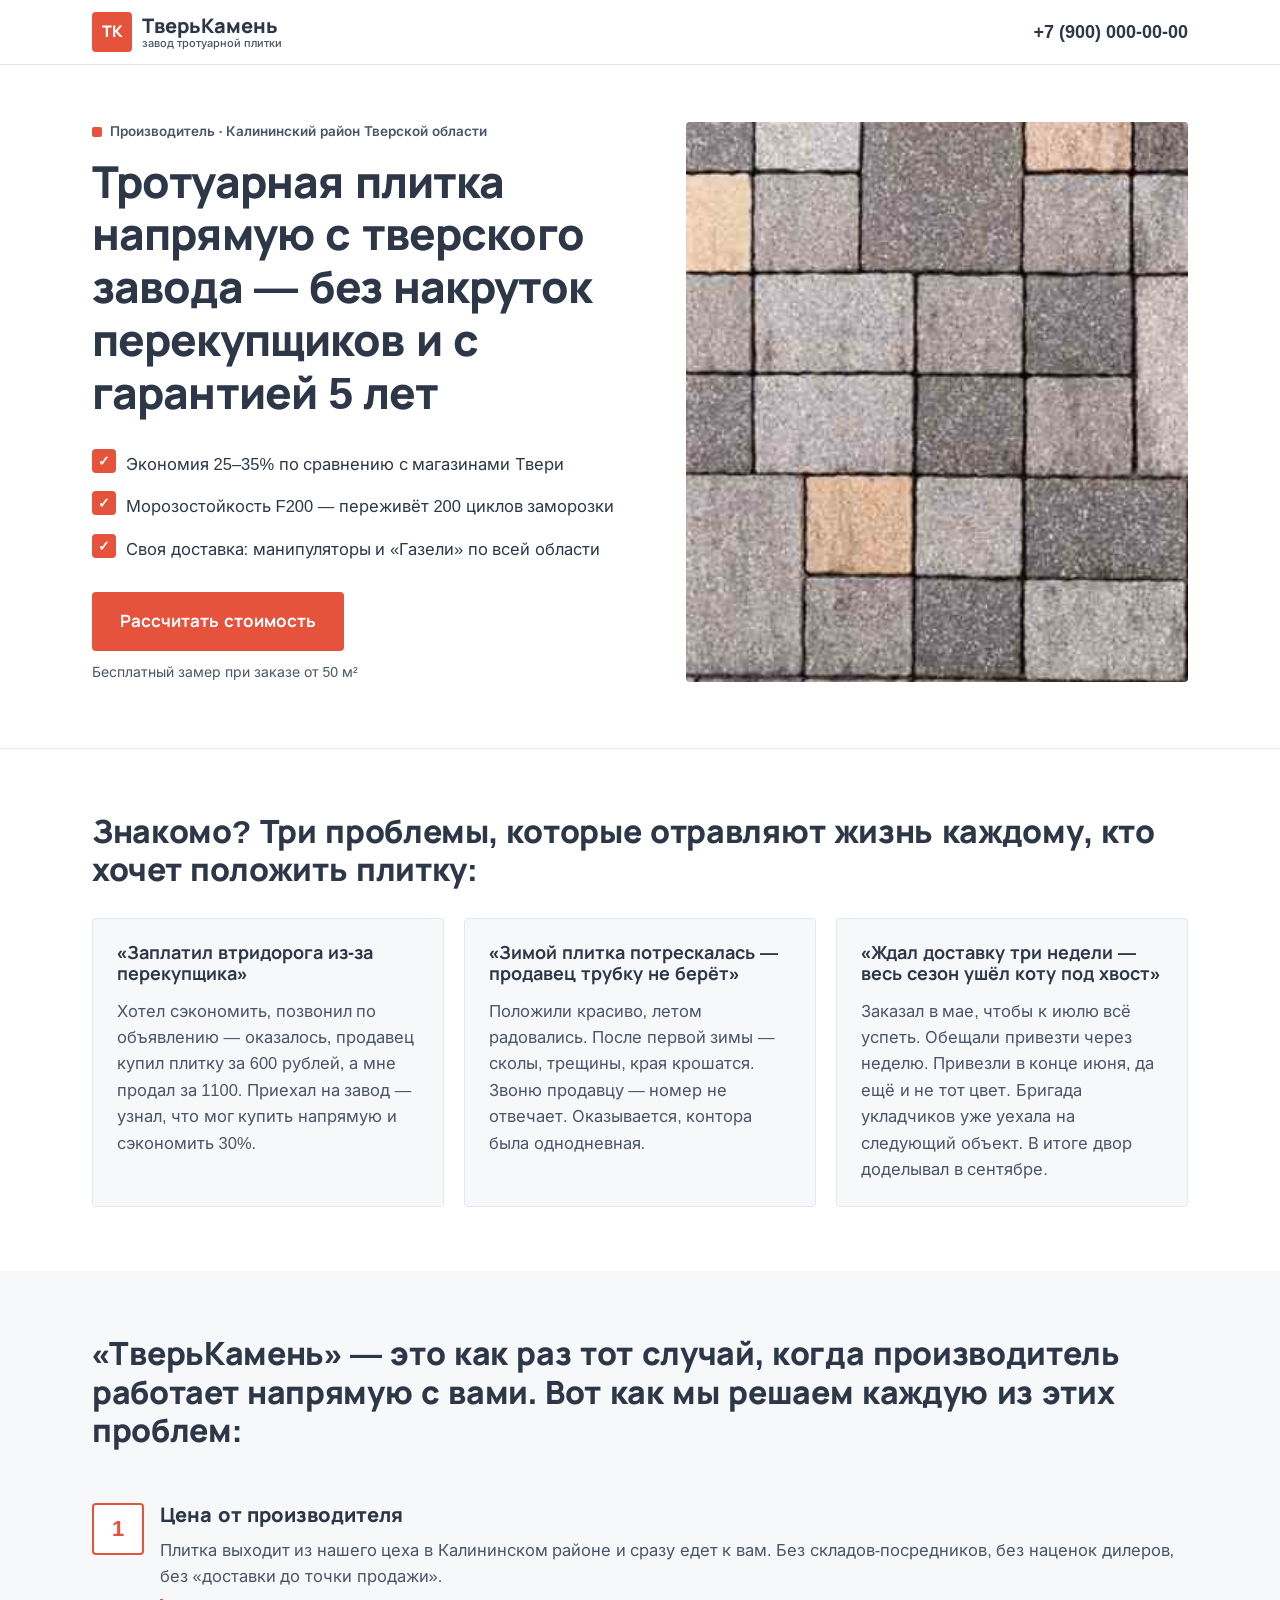
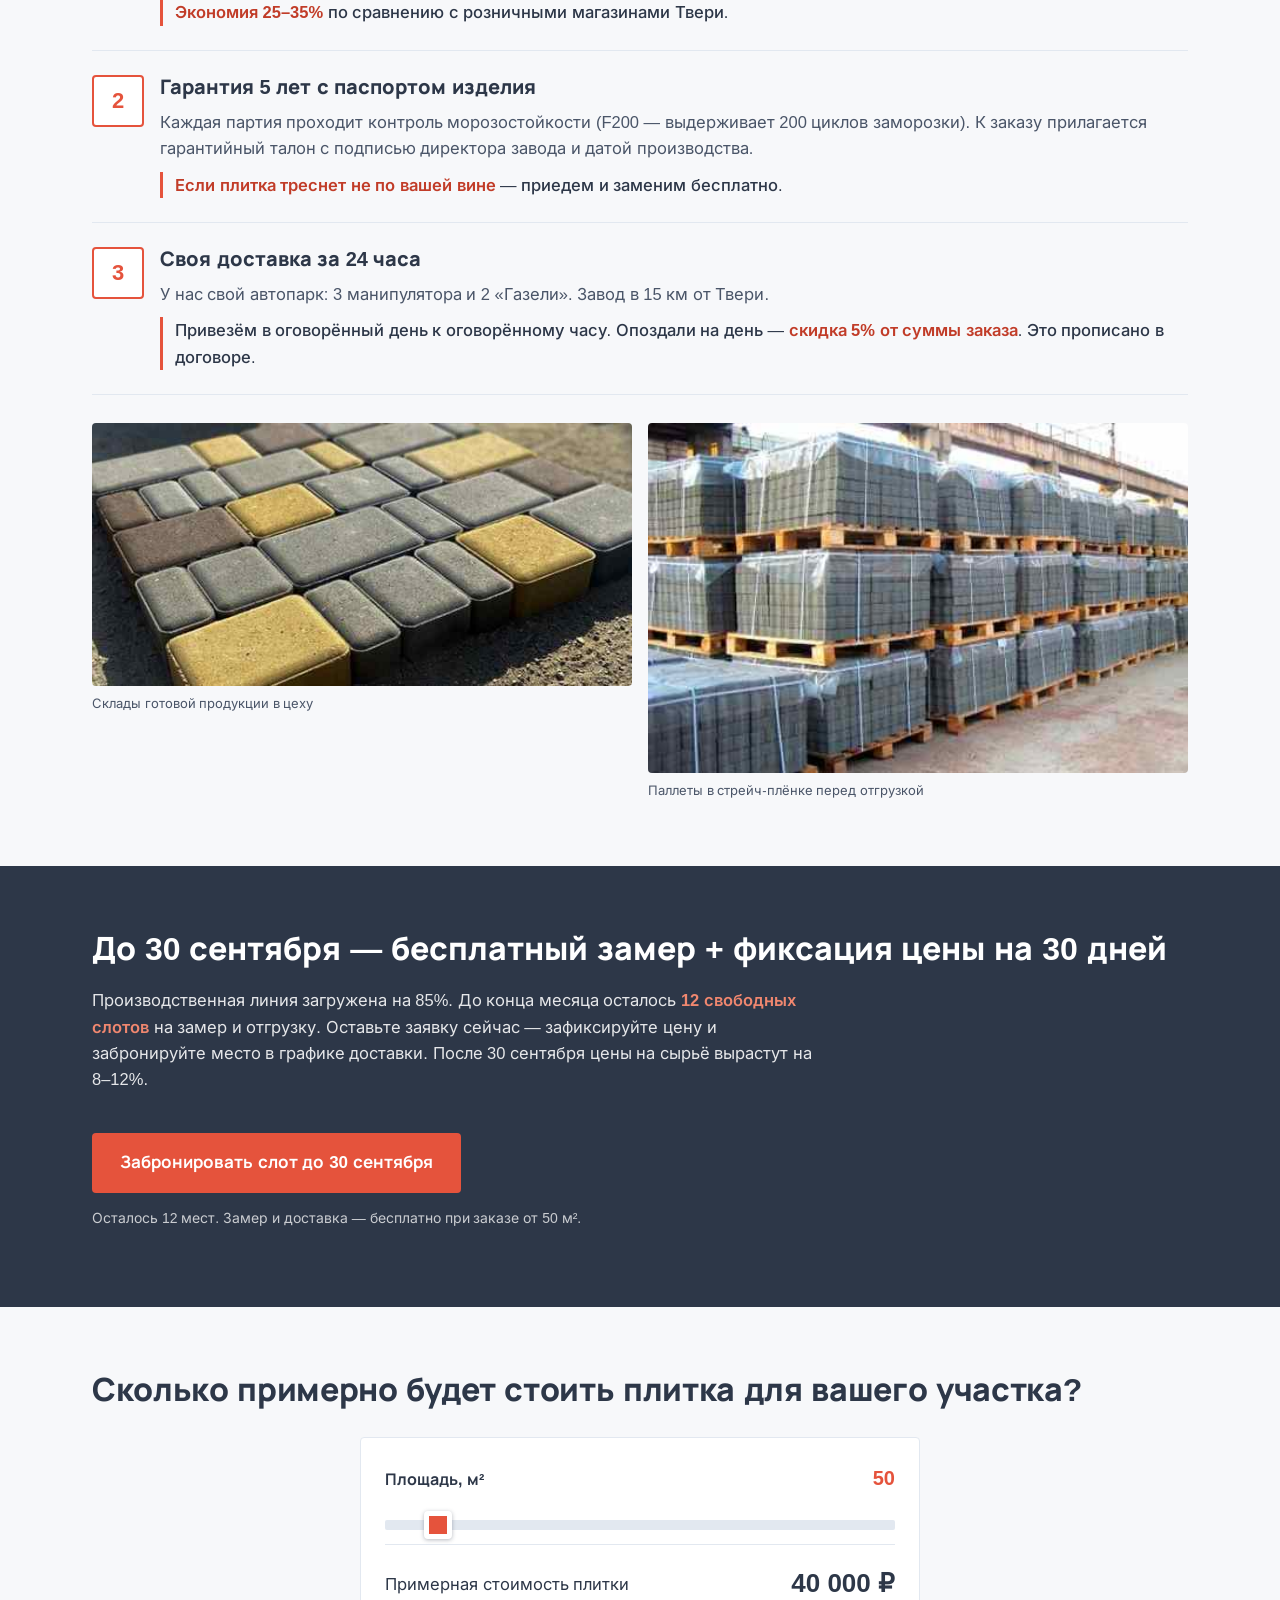
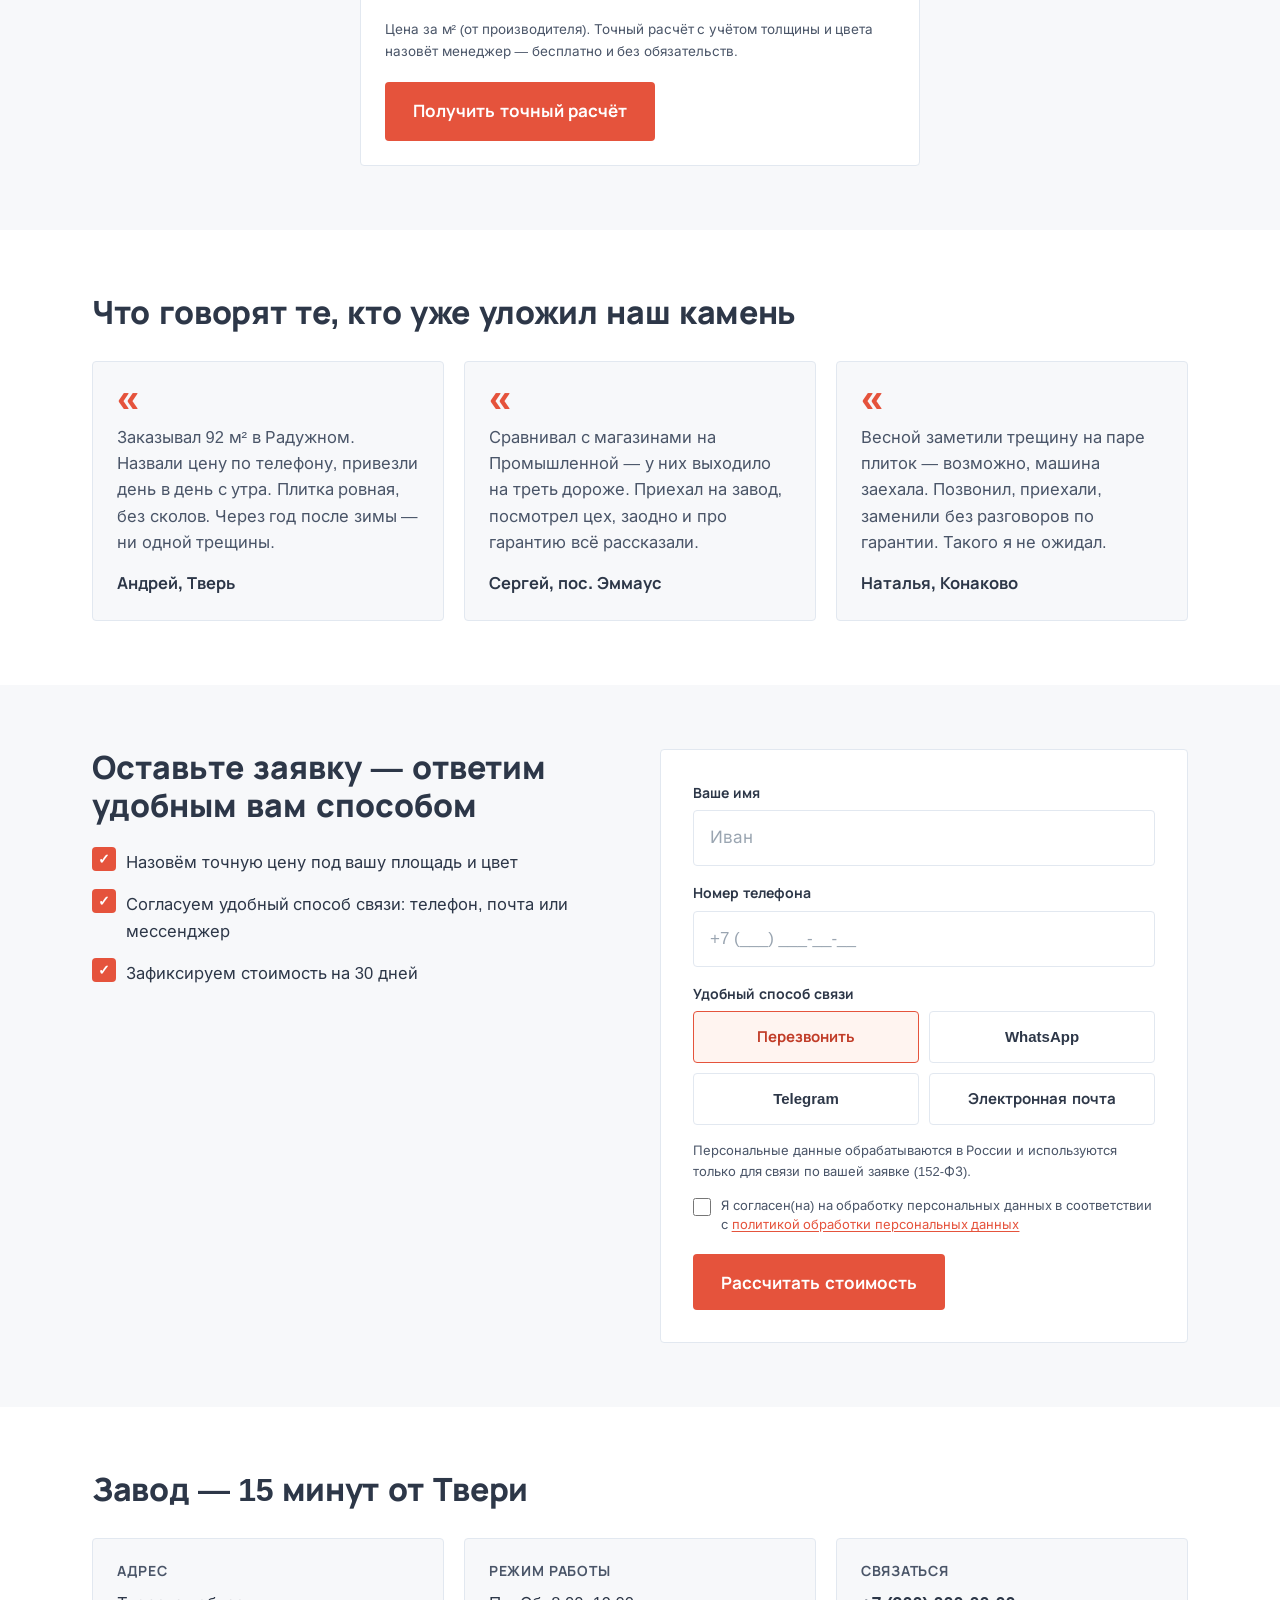
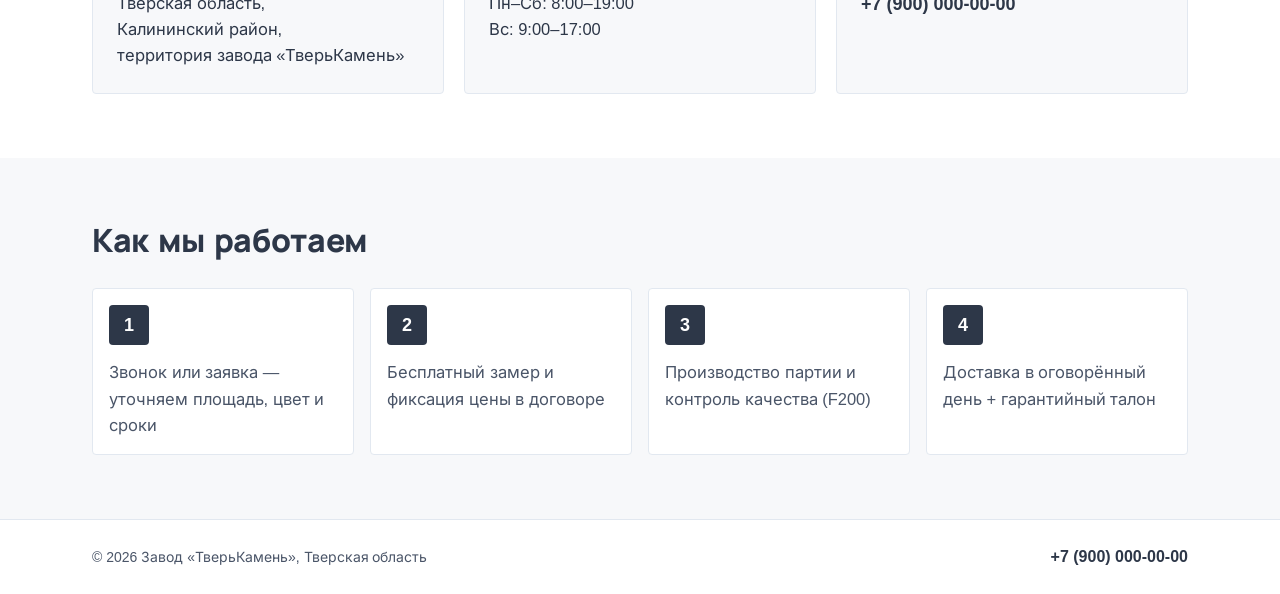
<file: index.html>
<!DOCTYPE html>
<html lang="ru">
<head>
  <meta charset="UTF-8">
  <meta name="viewport" content="width=device-width, initial-scale=1.0">
  <title>ТверьКамень — тротуарная плитка напрямую с завода в Тверской области</title>
  <meta name="description" content="Тротуарная плитка напрямую с тверского завода без накруток перекупщиков. Гарантия 5 лет, доставка за 24 часа по Тверской области. Экономия 25–35%.">
  <link rel="stylesheet" href="fonts/fonts.css">
  <link rel="stylesheet" href="css/style.css">
</head>
<body>

  <header class="header">
    <div class="container header__inner">
      <a href="#top" class="logo" aria-label="ТверьКамень — на главную">
        <span class="logo__mark">ТК</span>
        <span class="logo__text">
          ТверьКамень
          <span class="logo__sub">завод тротуарной плитки</span>
        </span>
      </a>
      <div class="header__contacts">
        <a href="tel:+79000000000" class="header__phone">+7 (900) 000-00-00</a>
      </div>
    </div>
  </header>

  <main id="top">

    <section class="hero">
      <div class="container hero__inner">
        <div class="hero__content">
          <p class="hero__badge">Производитель · Калининский район Тверской области</p>
          <h1 class="hero__title">Тротуарная плитка напрямую с тверского завода — без накруток перекупщиков и с гарантией 5 лет</h1>
          <ul class="check-list hero__list">
            <li>Экономия 25–35% по сравнению с магазинами Твери</li>
            <li>Морозостойкость F200 — переживёт 200 циклов заморозки</li>
            <li>Своя доставка: манипуляторы и «Газели» по всей области</li>
          </ul>
          <a href="#form" class="btn btn--accent btn--lg hero__cta">Рассчитать стоимость</a>
          <p class="hero__hint">Бесплатный замер при заказе от 50 м²</p>
        </div>
        <div class="hero__photo">
          <img src="brus.jpg" alt="Крупный план фактуры тротуарной плитки производства завода ТверьКамень — плотный бетон без пор" width="1125" height="1500" fetchpriority="high">
        </div>
      </div>
    </section>

    <section class="section problems" aria-labelledby="problems-title">
      <div class="container">
        <h2 class="section__title" id="problems-title">Знакомо? Три проблемы, которые отравляют жизнь каждому, кто хочет положить плитку:</h2>
        <div class="grid grid--3 reveal">
          <article class="card">
            <h3 class="card__title">«Заплатил втридорога из-за перекупщика»</h3>
            <p class="card__text">Хотел сэкономить, позвонил по объявлению — оказалось, продавец купил плитку за 600 рублей, а мне продал за 1100. Приехал на завод — узнал, что мог купить напрямую и сэкономить 30%.</p>
          </article>
          <article class="card reveal">
            <h3 class="card__title">«Зимой плитка потрескалась — продавец трубку не берёт»</h3>
            <p class="card__text">Положили красиво, летом радовались. После первой зимы — сколы, трещины, края крошатся. Звоню продавцу — номер не отвечает. Оказывается, контора была однодневная.</p>
          </article>
          <article class="card reveal">
            <h3 class="card__title">«Ждал доставку три недели — весь сезон ушёл коту под хвост»</h3>
            <p class="card__text">Заказал в мае, чтобы к июлю всё успеть. Обещали привезти через неделю. Привезли в конце июня, да ещё и не тот цвет. Бригада укладчиков уже уехала на следующий объект. В итоге двор доделывал в сентябре.</p>
          </article>
        </div>
      </div>
    </section>

    <section class="section solutions" aria-labelledby="solutions-title">
      <div class="container">
        <h2 class="section__title" id="solutions-title">«ТверьКамень» — это как раз тот случай, когда производитель работает напрямую с вами. Вот как мы решаем каждую из этих проблем:</h2>

        <div class="solutions__item reveal">
          <div class="solutions__mark">1</div>
          <div class="solutions__body">
            <h3 class="solutions__title">Цена от производителя</h3>
            <p>Плитка выходит из нашего цеха в Калининском районе и сразу едет к вам. Без складов-посредников, без наценок дилеров, без «доставки до точки продажи».</p>
            <p class="solutions__benefit"><strong>Экономия 25–35%</strong> по сравнению с розничными магазинами Твери.</p>
          </div>
        </div>

        <div class="solutions__item reveal">
          <div class="solutions__mark">2</div>
          <div class="solutions__body">
            <h3 class="solutions__title">Гарантия 5 лет с паспортом изделия</h3>
            <p>Каждая партия проходит контроль морозостойкости (F200 — выдерживает 200 циклов заморозки). К заказу прилагается гарантийный талон с подписью директора завода и датой производства.</p>
            <p class="solutions__benefit"><strong>Если плитка треснет не по вашей вине</strong> — приедем и заменим бесплатно.</p>
          </div>
        </div>

        <div class="solutions__item reveal">
          <div class="solutions__mark">3</div>
          <div class="solutions__body">
            <h3 class="solutions__title">Своя доставка за 24 часа</h3>
            <p>У нас свой автопарк: 3 манипулятора и 2 «Газели». Завод в 15 км от Твери.</p>
            <p class="solutions__benefit">Привезём в оговорённый день к оговорённому часу. Опоздали на день — <strong>скидка 5% от суммы заказа</strong>. Это прописано в договоре.</p>
          </div>
        </div>

        <div class="solutions__photos reveal">
          <figure class="solutions__photo">
            <img src="Plitka.jpg" alt="Штабеля готовой тротуарной плитки в цеху завода ТверьКамень" width="1586" height="747" loading="lazy">
            <figcaption>Склады готовой продукции в цеху</figcaption>
          </figure>
          <figure class="solutions__photo">
            <img src="trotuarnaya-plitka-gost-2.jpg" alt="Упакованные паллеты тротуарной плитки, готовые к отгрузке" width="1024" height="631" loading="lazy">
            <figcaption>Паллеты в стрейч-плёнке перед отгрузкой</figcaption>
          </figure>
        </div>
      </div>
    </section>

    <section class="section cta" aria-labelledby="cta-title">
      <div class="container">
        <h2 class="cta__title" id="cta-title">До 30 сентября — бесплатный замер + фиксация цены на 30 дней</h2>
        <p class="cta__text">Производственная линия загружена на 85%. До конца месяца осталось <strong>12 свободных слотов</strong> на замер и отгрузку. Оставьте заявку сейчас — зафиксируйте цену и забронируйте место в графике доставки. После 30 сентября цены на сырьё вырастут на 8–12%.</p>
        <a href="#form" class="btn btn--accent btn--lg cta__btn">Забронировать слот до 30 сентября</a>
        <p class="cta__micro">Осталось 12 мест. Замер и доставка — бесплатно при заказе от 50 м².</p>
      </div>
    </section>

    <section class="section calc" aria-labelledby="calc-title">
      <div class="container calc__inner">
        <h2 class="section__title" id="calc-title">Сколько примерно будет стоить плитка для вашего участка?</h2>
        <div class="calc__box reveal">
          <div class="calc__row">
            <label class="calc__label" for="areaRange">Площадь, м²</label>
            <output class="calc__area" id="areaValue" for="areaRange">50</output>
          </div>
          <input type="range" id="areaRange" min="10" max="500" step="10" value="50">
          <div class="calc__row calc__row--result">
            <span>Примерная стоимость плитки</span>
            <strong class="calc__price" id="priceValue">40 000 ₽</strong>
          </div>
          <p class="calc__note">Цена за м² (от производителя). Точный расчёт с учётом толщины и цвета назовёт менеджер — бесплатно и без обязательств.</p>
          <a href="#form" class="btn btn--accent btn--lg">Получить точный расчёт</a>
        </div>
      </div>
    </section>

    <section class="section reviews" aria-labelledby="reviews-title">
      <div class="container">
        <h2 class="section__title" id="reviews-title">Что говорят те, кто уже уложил наш камень</h2>
        <div class="grid grid--3">
          <blockquote class="review reveal">
            <p class="review__text">Заказывал 92 м² в Радужном. Назвали цену по телефону, привезли день в день с утра. Плитка ровная, без сколов. Через год после зимы — ни одной трещины.</p>
            <cite class="review__author">Андрей, Тверь</cite>
          </blockquote>
          <blockquote class="review reveal">
            <p class="review__text">Сравнивал с магазинами на Промышленной — у них выходило на треть дороже. Приехал на завод, посмотрел цех, заодно и про гарантию всё рассказали.</p>
            <cite class="review__author">Сергей, пос. Эммаус</cite>
          </blockquote>
          <blockquote class="review reveal">
            <p class="review__text">Весной заметили трещину на паре плиток — возможно, машина заехала. Позвонил, приехали, заменили без разговоров по гарантии. Такого я не ожидал.</p>
            <cite class="review__author">Наталья, Конаково</cite>
          </blockquote>
        </div>
      </div>
    </section>

    <section class="section form-section" id="form" aria-labelledby="form-title">
      <div class="container form-section__inner">
        <div class="form-section__info">
          <h2 class="form-section__title" id="form-title">Оставьте заявку — ответим удобным вам способом</h2>
          <ul class="check-list">
            <li>Назовём точную цену под вашу площадь и цвет</li>
            <li>Согласуем удобный способ связи: телефон, почта или мессенджер</li>
            <li>Зафиксируем стоимость на 30 дней</li>
          </ul>
        </div>
        <form class="form" action="send.php" method="post" novalidate>
          <label class="form__field">
            <span class="form__label">Ваше имя</span>
            <input class="form__input" type="text" name="name" autocomplete="name" placeholder="Иван" required>
          </label>
          <label class="form__field">
            <span class="form__label">Номер телефона</span>
            <input class="form__input" type="tel" name="phone" autocomplete="tel" inputmode="tel" placeholder="+7 (___) ___-__-__" required>
          </label>

          <fieldset class="contact-method">
            <legend class="form__label">Удобный способ связи</legend>
            <div class="contact-method__options">
              <label class="contact-method__option">
                <input type="radio" name="method" value="call" checked>
                <span>Перезвонить</span>
              </label>
              <label class="contact-method__option">
                <input type="radio" name="method" value="whatsapp">
                <span>WhatsApp</span>
              </label>
              <label class="contact-method__option">
                <input type="radio" name="method" value="telegram">
                <span>Telegram</span>
              </label>
              <label class="contact-method__option">
                <input type="radio" name="method" value="email">
                <span>Электронная почта</span>
              </label>
            </div>
          </fieldset>

          <label class="form__field form__field--conditional" id="fieldMessenger" hidden>
            <span class="form__label">Ваш @username в мессенджере</span>
            <input class="form__input" type="text" name="username" autocomplete="off" placeholder="@username" inputmode="url">
          </label>
          <label class="form__field form__field--conditional" id="fieldEmail" hidden>
            <span class="form__label">Ваш e-mail</span>
            <input class="form__input" type="email" name="email" autocomplete="email" placeholder="example@username.ru">
          </label>

          <p class="form__note">Персональные данные обрабатываются в России и используются только для связи по вашей заявке (152-ФЗ).</p>
          <label class="form__consent">
            <input type="checkbox" name="agree_pd" value="1" required>
            <span>Я согласен(на) на обработку персональных данных в соответствии с <a href="policy.html" target="_blank" rel="noopener">политикой обработки персональных данных</a></span>
          </label>
          <button class="btn btn--accent btn--lg form__submit" type="submit">Рассчитать стоимость</button>
          <p class="form__success" role="alert" hidden>Ваша заявка принята. Наши менеджеры свяжутся с вами в кратчайшие сроки выбранным способом связи.</p>
          <p class="form__error" role="alert" hidden></p>

          <input type="text" name="company" class="hp-field" tabindex="-1" autocomplete="off" aria-hidden="true">
        </form>
      </div>
    </section>

    <section class="section contacts" aria-labelledby="contacts-title">
      <div class="container">
        <h2 class="section__title" id="contacts-title">Завод — 15 минут от Твери</h2>
        <div class="grid grid--3 contacts__grid">
          <div class="contacts__item reveal">
            <h3 class="contacts__heading">Адрес</h3>
            <p>Тверская область,<br>Калининский район,<br>территория завода «ТверьКамень»</p>
          </div>
          <div class="contacts__item reveal">
            <h3 class="contacts__heading">Режим работы</h3>
            <p>Пн–Сб: 8:00–19:00<br>Вс: 9:00–17:00</p>
          </div>
          <div class="contacts__item reveal">
            <h3 class="contacts__heading">Связаться</h3>
            <p><a class="contacts__phone" href="tel:+79000000000">+7 (900) 000-00-00</a></p>
          </div>
        </div>
      </div>
    </section>

    <section class="section delivery" aria-labelledby="delivery-title">
      <div class="container">
        <h2 class="section__title" id="delivery-title">Как мы работаем</h2>
        <ol class="steps">
          <li class="steps__item reveal"><span class="steps__num">1</span>Звонок или заявка — уточняем площадь, цвет и сроки</li>
          <li class="steps__item reveal"><span class="steps__num">2</span>Бесплатный замер и фиксация цены в договоре</li>
          <li class="steps__item reveal"><span class="steps__num">3</span>Производство партии и контроль качества (F200)</li>
          <li class="steps__item reveal"><span class="steps__num">4</span>Доставка в оговорённый день + гарантийный талон</li>
        </ol>
      </div>
    </section>

  </main>

  <footer class="footer">
    <div class="container footer__inner">
      <p class="footer__name">© <span id="year">2026</span> Завод «ТверьКамень», Тверская область</p>
      <a href="zayavka.html" id="demoZayavkaLink" class="footer__demo" hidden>Пример заявки менеджеру</a>
      <a href="tel:+79000000000" class="footer__phone">+7 (900) 000-00-00</a>
    </div>
  </footer>

  <nav class="mobile-bar" aria-label="Быстрые действия">
    <a href="tel:+79000000000" class="mobile-bar__btn mobile-bar__btn--call">
      <svg viewBox="0 0 24 24" width="20" height="20" aria-hidden="true"><path fill="currentColor" d="M6.62 10.79a15.05 15.05 0 0 0 6.59 6.59l2.2-2.2a1 1 0 0 1 1.02-.24c1.12.37 2.33.57 3.57.57a1 1 0 0 1 1 1V20a1 1 0 0 1-1 1C10.61 21 3 13.39 3 4a1 1 0 0 1 1-1h3.5a1 1 0 0 1 1 1c0 1.24.2 2.45.57 3.57a1 1 0 0 1-.25 1.02l-2.2 2.2z"/></svg>
      Позвонить
    </a>
    <a href="#form" class="mobile-bar__btn mobile-bar__btn--calc">Рассчитать стоимость</a>
  </nav>

  <script src="js/config.js"></script>
  <script src="js/script.js"></script>
</body>
</html>
</file>
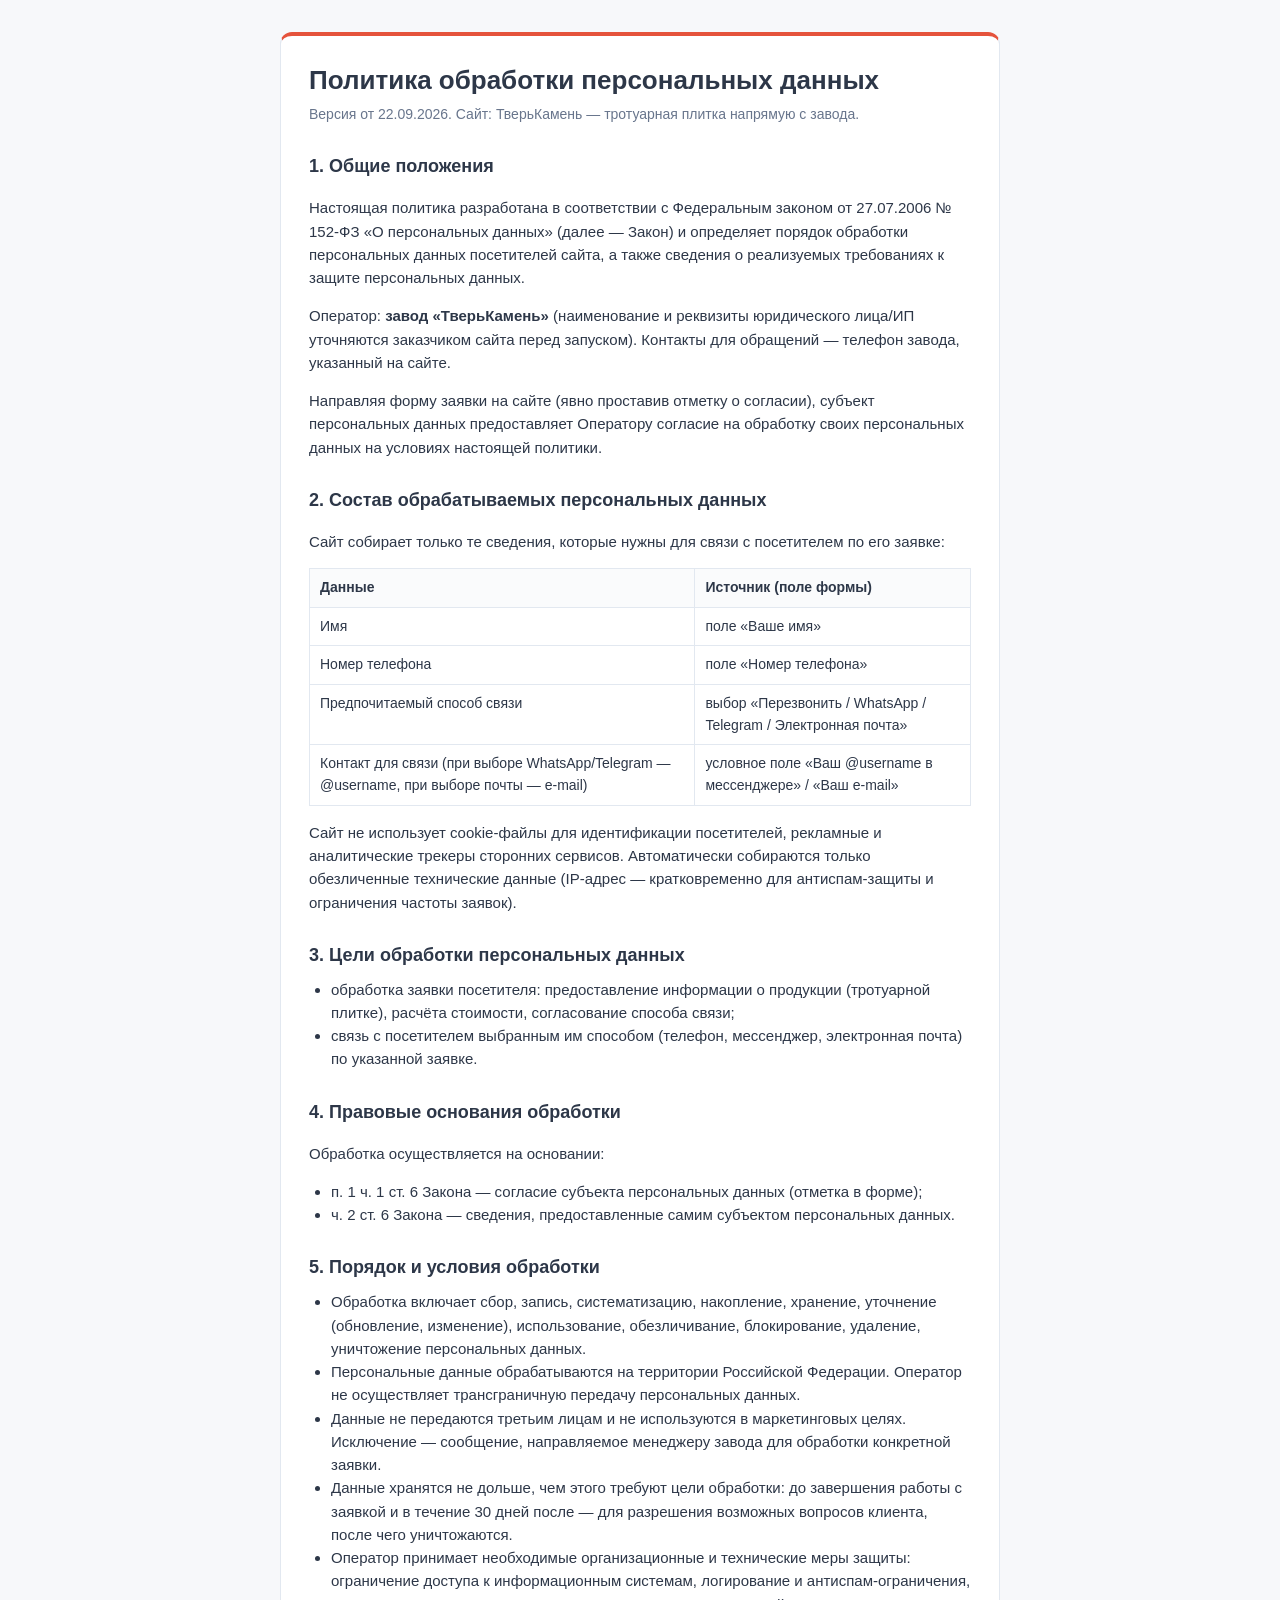
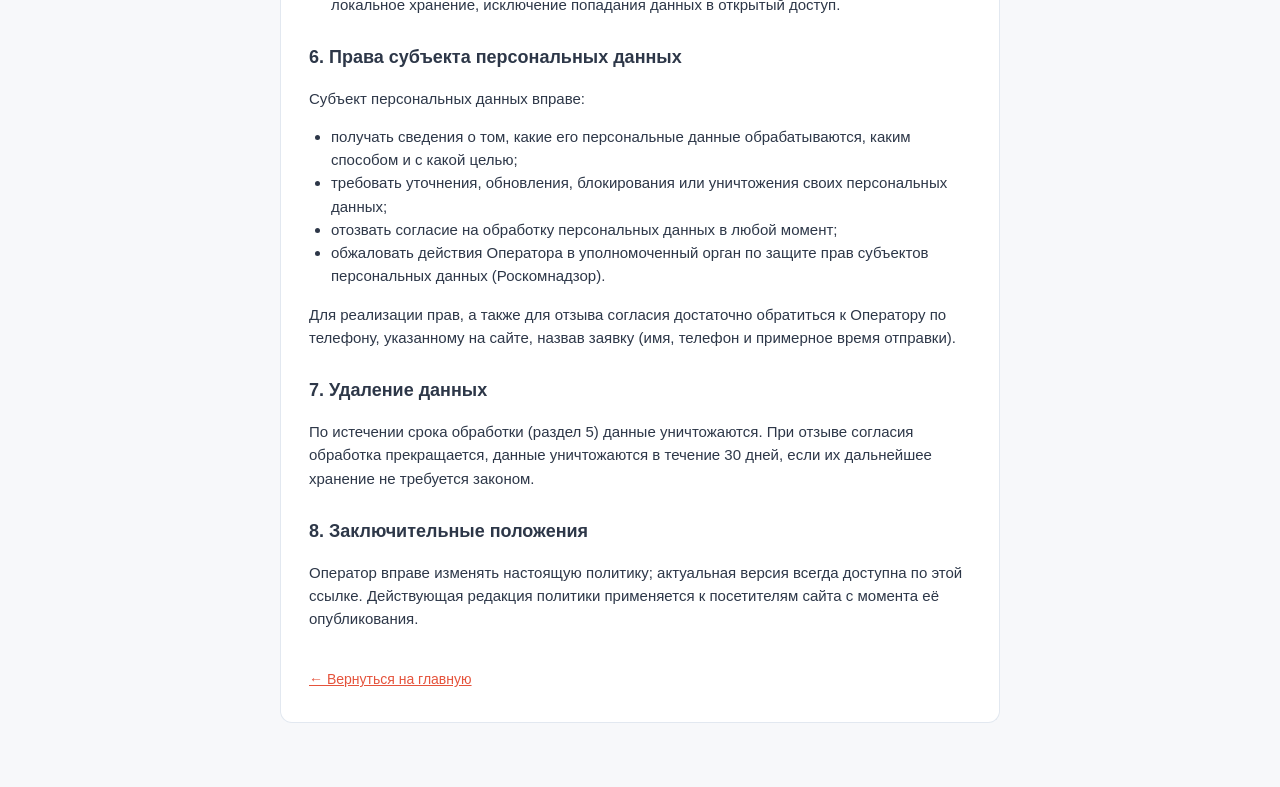
<file: policy.html>
<!DOCTYPE html>
<html lang="ru">
<head>
  <meta charset="UTF-8">
  <meta name="viewport" content="width=device-width, initial-scale=1.0">
  <title>Политика обработки персональных данных — ТверьКамень</title>
  <meta name="robots" content="noindex">
  <style>
    :root {
      --graphite: #2D3748;
      --graphite-soft: #68758C;
      --border: #E2E8F0;
      --accent: #E5533C;
      --white: #FFFFFF;
    }
    * { box-sizing: border-box; }
    body {
      margin: 0;
      background: #F7F8FA;
      color: var(--graphite);
      font-family: Arial, "Segoe UI", sans-serif;
      line-height: 1.55;
    }
    .wrap { max-width: 760px; margin: 0 auto; padding: 32px 20px 64px; }
    .card {
      background: var(--white);
      border: 1px solid var(--border);
      border-top: 4px solid var(--accent);
      border-radius: 12px;
      padding: 28px 28px 16px;
    }
    h1 { font-size: 26px; margin: 0 0 6px; line-height: 1.3; }
    .updated { color: var(--graphite-soft); font-size: 14px; margin: 0 0 24px; }
    h2 { font-size: 18px; margin: 28px 0 8px; }
    p, li { font-size: 15px; }
    ul { padding-left: 22px; margin: 8px 0; }
    a { color: var(--accent); }
    table { border-collapse: collapse; width: 100%; margin: 10px 0; font-size: 14px; }
    th, td { border: 1px solid var(--border); padding: 8px 10px; text-align: left; vertical-align: top; }
    th { background: #FAFBFC; }
    .back { display: inline-block; margin-top: 24px; font-size: 14px; }
    @media (max-width: 480px) {
      h1 { font-size: 22px; }
      .card { padding: 20px 16px 12px; }
    }
  </style>
</head>
<body>
  <div class="wrap">
    <div class="card">
      <h1>Политика обработки персональных данных</h1>
      <p class="updated">Версия от 22.09.2026. Сайт: ТверьКамень — тротуарная плитка напрямую с завода.</p>

      <h2>1. Общие положения</h2>
      <p>Настоящая политика разработана в соответствии с Федеральным законом от 27.07.2006 № 152-ФЗ «О персональных данных» (далее — Закон) и определяет порядок обработки персональных данных посетителей сайта, а также сведения о реализуемых требованиях к защите персональных данных.</p>
      <p>Оператор: <strong>завод «ТверьКамень»</strong> (наименование и реквизиты юридического лица/ИП уточняются заказчиком сайта перед запуском). Контакты для обращений — телефон завода, указанный на сайте.</p>
      <p>Направляя форму заявки на сайте (явно проставив отметку о согласии), субъект персональных данных предоставляет Оператору согласие на обработку своих персональных данных на условиях настоящей политики.</p>

      <h2>2. Состав обрабатываемых персональных данных</h2>
      <p>Сайт собирает только те сведения, которые нужны для связи с посетителем по его заявке:</p>
      <table>
        <tr><th>Данные</th><th>Источник (поле формы)</th></tr>
        <tr><td>Имя</td><td>поле «Ваше имя»</td></tr>
        <tr><td>Номер телефона</td><td>поле «Номер телефона»</td></tr>
        <tr><td>Предпочитаемый способ связи</td><td>выбор «Перезвонить / WhatsApp / Telegram / Электронная почта»</td></tr>
        <tr><td>Контакт для связи (при выборе WhatsApp/Telegram — @username, при выборе почты — e-mail)</td><td>условное поле «Ваш @username в мессенджере» / «Ваш e-mail»</td></tr>
      </table>
      <p>Сайт не использует cookie-файлы для идентификации посетителей, рекламные и аналитические трекеры сторонних сервисов. Автоматически собираются только обезличенные технические данные (IP-адрес — кратковременно для антиспам-защиты и ограничения частоты заявок).</p>

      <h2>3. Цели обработки персональных данных</h2>
      <ul>
        <li>обработка заявки посетителя: предоставление информации о продукции (тротуарной плитке), расчёта стоимости, согласование способа связи;</li>
        <li>связь с посетителем выбранным им способом (телефон, мессенджер, электронная почта) по указанной заявке.</li>
      </ul>

      <h2>4. Правовые основания обработки</h2>
      <p>Обработка осуществляется на основании:</p>
      <ul>
        <li>п. 1 ч. 1 ст. 6 Закона — согласие субъекта персональных данных (отметка в форме);</li>
        <li>ч. 2 ст. 6 Закона — сведения, предоставленные самим субъектом персональных данных.</li>
      </ul>

      <h2>5. Порядок и условия обработки</h2>
      <ul>
        <li>Обработка включает сбор, запись, систематизацию, накопление, хранение, уточнение (обновление, изменение), использование, обезличивание, блокирование, удаление, уничтожение персональных данных.</li>
        <li>Персональные данные обрабатываются на территории Российской Федерации. Оператор не осуществляет трансграничную передачу персональных данных.</li>
        <li>Данные не передаются третьим лицам и не используются в маркетинговых целях. Исключение — сообщение, направляемое менеджеру завода для обработки конкретной заявки.</li>
        <li>Данные хранятся не дольше, чем этого требуют цели обработки: до завершения работы с заявкой и в течение 30 дней после — для разрешения возможных вопросов клиента, после чего уничтожаются.</li>
        <li>Оператор принимает необходимые организационные и технические меры защиты: ограничение доступа к информационным системам, логирование и антиспам-ограничения, локальное хранение, исключение попадания данных в открытый доступ.</li>
      </ul>

      <h2>6. Права субъекта персональных данных</h2>
      <p>Субъект персональных данных вправе:</p>
      <ul>
        <li>получать сведения о том, какие его персональные данные обрабатываются, каким способом и с какой целью;</li>
        <li>требовать уточнения, обновления, блокирования или уничтожения своих персональных данных;</li>
        <li>отозвать согласие на обработку персональных данных в любой момент;</li>
        <li>обжаловать действия Оператора в уполномоченный орган по защите прав субъектов персональных данных (Роскомнадзор).</li>
      </ul>
      <p>Для реализации прав, а также для отзыва согласия достаточно обратиться к Оператору по телефону, указанному на сайте, назвав заявку (имя, телефон и примерное время отправки).</p>

      <h2>7. Удаление данных</h2>
      <p>По истечении срока обработки (раздел 5) данные уничтожаются. При отзыве согласия обработка прекращается, данные уничтожаются в течение 30 дней, если их дальнейшее хранение не требуется законом.</p>

      <h2>8. Заключительные положения</h2>
      <p>Оператор вправе изменять настоящую политику; актуальная версия всегда доступна по этой ссылке. Действующая редакция политики применяется к посетителям сайта с момента её опубликования.</p>

      <p><a class="back" href="index.html">← Вернуться на главную</a></p>
    </div>
  </div>
</body>
</html>
</file>
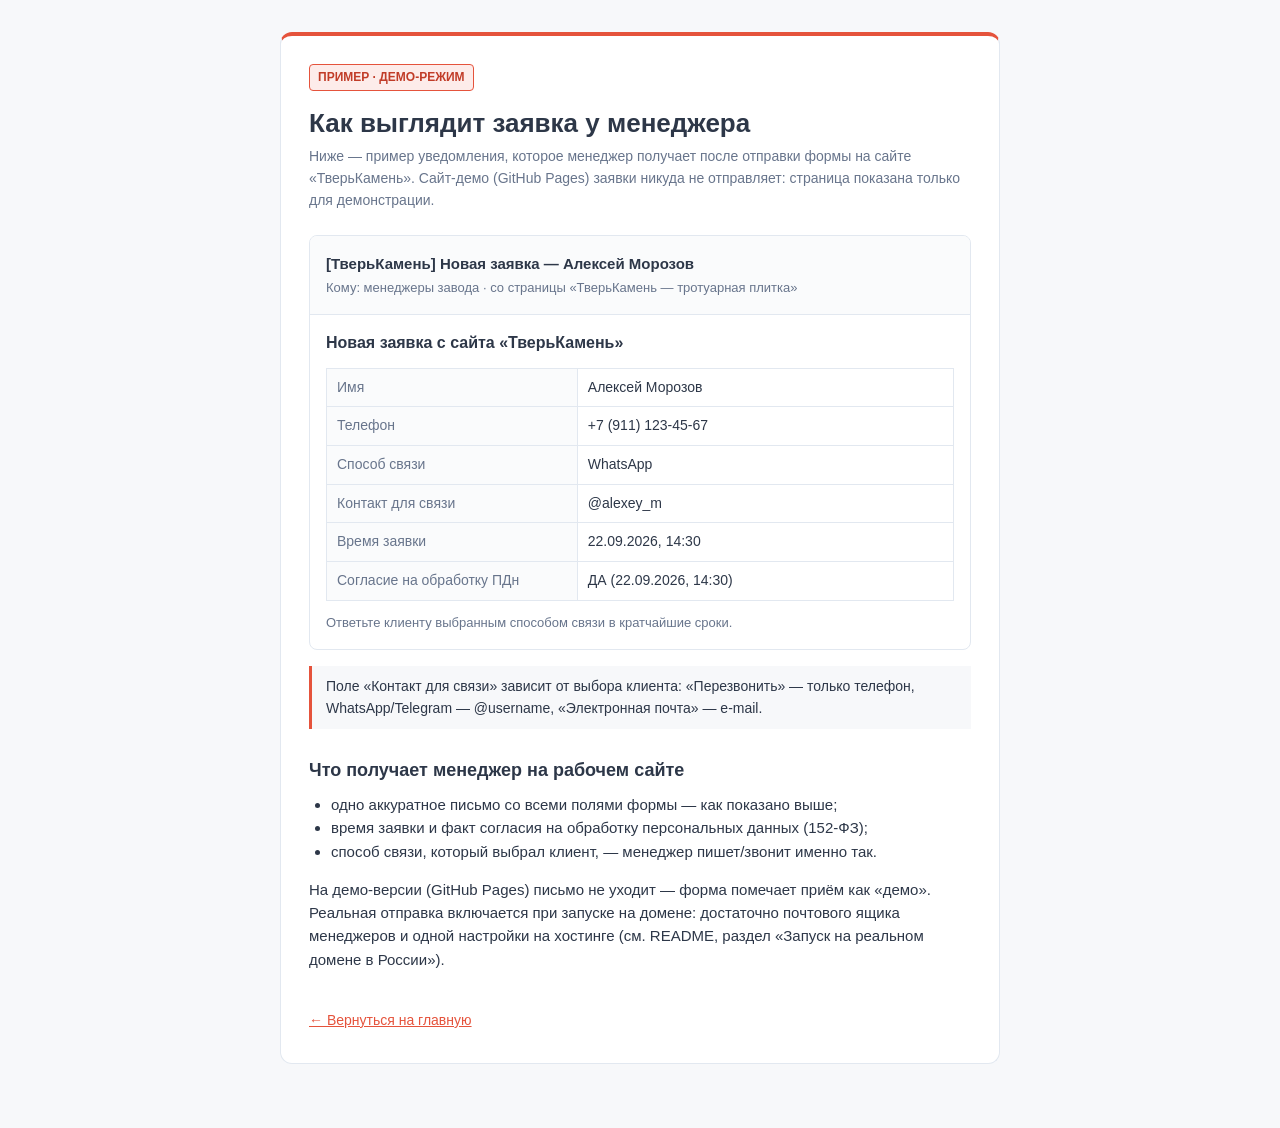
<file: zayavka.html>
<!DOCTYPE html>
<html lang="ru">
<head>
  <meta charset="UTF-8">
  <meta name="viewport" content="width=device-width, initial-scale=1.0">
  <title>Пример заявки — ТверьКамень</title>
  <meta name="robots" content="noindex">
  <style>
    :root {
      --graphite: #2D3748;
      --graphite-soft: #68758C;
      --border: #E2E8F0;
      --accent: #E5533C;
      --white: #FFFFFF;
    }
    * { box-sizing: border-box; }
    body {
      margin: 0;
      background: #F7F8FA;
      color: var(--graphite);
      font-family: Arial, "Segoe UI", sans-serif;
      line-height: 1.55;
    }
    .wrap { max-width: 760px; margin: 0 auto; padding: 32px 20px 64px; }
    .card {
      background: var(--white);
      border: 1px solid var(--border);
      border-top: 4px solid var(--accent);
      border-radius: 12px;
      padding: 28px 28px 16px;
    }
    h1 { font-size: 26px; margin: 0 0 6px; line-height: 1.3; }
    .updated { color: var(--graphite-soft); font-size: 14px; margin: 0 0 24px; }
    h2 { font-size: 18px; margin: 28px 0 8px; }
    p, li { font-size: 15px; }
    ul { padding-left: 22px; margin: 8px 0; }
    a { color: var(--accent); }
    .back { display: inline-block; margin-top: 24px; font-size: 14px; }

    .demo-badge {
      display: inline-block;
      background: #FDECEA;
      color: #C13C28;
      border: 1px solid var(--accent);
      border-radius: 4px;
      font-size: 12px;
      font-weight: bold;
      padding: 3px 8px;
      margin-bottom: 16px;
      text-transform: uppercase;
    }

    .mail {
      border: 1px solid var(--border);
      border-radius: 8px;
      overflow: hidden;
      margin: 12px 0 8px;
    }
    .mail__head {
      background: #FAFBFC;
      border-bottom: 1px solid var(--border);
      padding: 14px 16px;
      font-size: 14px;
    }
    .mail__head p { margin: 2px 0; }
    .mail__head .subject { font-weight: bold; color: var(--graphite); font-size: 15px; }
    .mail__head .muted { color: var(--graphite-soft); font-size: 13px; }
    .mail__body { padding: 16px; }
    .mail__body h3 { margin: 0 0 12px; font-size: 16px; }
    table { border-collapse: collapse; width: 100%; margin: 0 0 12px; font-size: 14px; }
    th, td { border: 1px solid var(--border); padding: 8px 10px; text-align: left; vertical-align: top; }
    th { background: #FAFBFC; width: 40%; color: var(--graphite-soft); font-weight: normal; }
    .mail__note { font-size: 13px; color: var(--graphite-soft); margin: 0; }
    .hint {
      background: #F7F8FA;
      border-left: 3px solid var(--accent);
      padding: 10px 14px;
      font-size: 14px;
      margin: 16px 0;
    }
    @media (max-width: 480px) {
      h1 { font-size: 22px; }
      .card { padding: 20px 16px 12px; }
      th, td { display: block; width: 100%; }
      th { border-bottom: none; }
    }
  </style>
</head>
<body>
  <div class="wrap">
    <div class="card">
      <span class="demo-badge">Пример · демо-режим</span>
      <h1>Как выглядит заявка у менеджера</h1>
      <p class="updated">Ниже — пример уведомления, которое менеджер получает после отправки формы на сайте «ТверьКамень». Сайт-демо (GitHub Pages) заявки никуда не отправляет: страница показана только для демонстрации.</p>

      <div class="mail">
        <div class="mail__head">
          <p class="subject">[ТверьКамень] Новая заявка — Алексей Морозов</p>
          <p class="muted">Кому: менеджеры завода · со страницы «ТверьКамень — тротуарная плитка»</p>
        </div>
        <div class="mail__body">
          <h3>Новая заявка с сайта «ТверьКамень»</h3>
          <table>
            <tr><th>Имя</th><td>Алексей Морозов</td></tr>
            <tr><th>Телефон</th><td>+7 (911) 123-45-67</td></tr>
            <tr><th>Способ связи</th><td>WhatsApp</td></tr>
            <tr><th>Контакт для связи</th><td>@alexey_m</td></tr>
            <tr><th>Время заявки</th><td>22.09.2026, 14:30</td></tr>
            <tr><th>Согласие на обработку ПДн</th><td>ДА (22.09.2026, 14:30)</td></tr>
          </table>
          <p class="mail__note">Ответьте клиенту выбранным способом связи в кратчайшие сроки.</p>
        </div>
      </div>

      <div class="hint">Поле «Контакт для связи» зависит от выбора клиента: «Перезвонить» — только телефон, WhatsApp/Telegram — @username, «Электронная почта» — e-mail.</div>

      <h2>Что получает менеджер на рабочем сайте</h2>
      <ul>
        <li>одно аккуратное письмо со всеми полями формы — как показано выше;</li>
        <li>время заявки и факт согласия на обработку персональных данных (152-ФЗ);</li>
        <li>способ связи, который выбрал клиент, — менеджер пишет/звонит именно так.</li>
      </ul>
      <p>На демо-версии (GitHub Pages) письмо не уходит — форма помечает приём как «демо». Реальная отправка включается при запуске на домене: достаточно почтового ящика менеджеров и одной настройки на хостинге (см. README, раздел «Запуск на реальном домене в России»).</p>

      <p><a class="back" href="index.html">← Вернуться на главную</a></p>
    </div>
  </div>
</body>
</html>
</file>
<file: fonts/fonts.css>
﻿/* Inter: кириллица (weights 400/500/600) — латиница/цифры = системный fallback */
@font-face { font-family:'Inter'; font-style:normal; font-weight:400; font-display:swap; src:url(f2.woff2) format('woff2'); unicode-range: U+0301, U+0400-045F, U+0490-0491, U+04B0-04B1, U+2116; }
@font-face { font-family:'Inter'; font-style:normal; font-weight:500; font-display:swap; src:url(f2.woff2) format('woff2'); unicode-range: U+0301, U+0400-045F, U+0490-0491, U+04B0-04B1, U+2116; }
@font-face { font-family:'Inter'; font-style:normal; font-weight:600; font-display:swap; src:url(f2.woff2) format('woff2'); unicode-range: U+0301, U+0400-045F, U+0490-0491, U+04B0-04B1, U+2116; }
/* Manrope: кириллица (weights 600/700/800) */
@font-face { font-family:'Manrope'; font-style:normal; font-weight:600; font-display:swap; src:url(f9.woff2) format('woff2'); unicode-range: U+0301, U+0400-045F, U+0490-0491, U+04B0-04B1, U+2116; }
@font-face { font-family:'Manrope'; font-style:normal; font-weight:700; font-display:swap; src:url(f9.woff2) format('woff2'); unicode-range: U+0301, U+0400-045F, U+0490-0491, U+04B0-04B1, U+2116; }
@font-face { font-family:'Manrope'; font-style:normal; font-weight:800; font-display:swap; src:url(f9.woff2) format('woff2'); unicode-range: U+0301, U+0400-045F, U+0490-0491, U+04B0-04B1, U+2116; }
</file>
<file: css/style.css>
/* ============================================
   ТверьКамень — лендинг завода тротуарной плитки
   Стиль: «Честный индастриал», Mobile-First
   ============================================ */

:root {
  --bg: #F7F8FA;
  --white: #FFFFFF;
  --graphite: #2D3748;
  --graphite-soft: #4A5568;
  --accent: #E5533C;
  --accent-dark: #C13C28;
  --accent-soft: #F0876F;
  --border: #E2E8F0;
  --radius: 4px;

  --font-head: "Manrope", "Arial Black", sans-serif;
  --font-body: "Inter", "Segoe UI", Arial, sans-serif;

  --header-h: 64px;
}

*,
*::before,
*::after {
  box-sizing: border-box;
}

[hidden] {
  display: none !important;
}

html {
  scroll-behavior: smooth;
  scroll-padding-top: calc(var(--header-h) + 8px);
}

body {
  margin: 0;
  background: var(--bg);
  color: var(--graphite);
  font-family: var(--font-body);
  font-size: 16.5px;
  line-height: 1.6;
  -webkit-font-smoothing: antialiased;
  padding-bottom: 72px;
}

img {
  max-width: 100%;
  height: auto;
  display: block;
}

a {
  color: inherit;
}

h1, h2, h3 {
  font-family: var(--font-head);
  color: var(--graphite);
  line-height: 1.2;
  margin: 0 0 0.6em;
}

.container {
  width: 100%;
  max-width: 1160px;
  margin: 0 auto;
  padding: 0 20px;
}

/* ---------- Кнопки ---------- */

.btn {
  display: inline-flex;
  align-items: center;
  justify-content: center;
  min-height: 56px;
  padding: 14px 26px;
  border: 2px solid transparent;
  border-radius: var(--radius);
  font-family: var(--font-head);
  font-size: 17px;
  font-weight: 700;
  text-decoration: none;
  text-align: center;
  cursor: pointer;
  transition: background-color 0.2s ease, border-color 0.2s ease, color 0.2s ease, transform 0.08s ease;
  -webkit-tap-highlight-color: rgba(229, 83, 60, 0.15);
}

.btn:active {
  transform: translateY(2px) scale(0.98);
}

.btn--lg {
  width: 100%;
}

.btn--accent {
  background: var(--accent);
  color: var(--white);
}

.btn--accent:hover,
.btn--accent:active {
  background: var(--accent-dark);
}

.btn:focus-visible {
  outline: 3px solid var(--accent-soft);
  outline-offset: 2px;
}

/* ---------- Галочки ---------- */

.check-list {
  list-style: none;
  margin: 0;
  padding: 0;
}

.check-list li {
  position: relative;
  padding: 4px 0 4px 34px;
  margin-bottom: 8px;
}

.check-list li::before {
  content: "✓";
  position: absolute;
  left: 0;
  top: 2px;
  width: 24px;
  height: 24px;
  display: flex;
  align-items: center;
  justify-content: center;
  background: var(--accent);
  color: var(--white);
  border-radius: var(--radius);
  font-size: 14px;
  font-weight: 700;
}

/* ---------- Шапка ---------- */

.header {
  position: sticky;
  top: 0;
  z-index: 50;
  background: var(--white);
  border-bottom: 1px solid var(--border);
}

.header__inner {
  display: flex;
  align-items: center;
  justify-content: space-between;
  gap: 12px;
  min-height: var(--header-h);
}

.logo {
  display: flex;
  align-items: center;
  gap: 10px;
  text-decoration: none;
}

.logo__mark {
  width: 40px;
  height: 40px;
  flex-shrink: 0;
  display: flex;
  align-items: center;
  justify-content: center;
  background: var(--accent);
  color: var(--white);
  border-radius: var(--radius);
  font-family: var(--font-head);
  font-size: 16px;
  font-weight: 800;
}

.logo__text {
  font-family: var(--font-head);
  font-size: 18px;
  font-weight: 800;
  line-height: 1.1;
  color: var(--graphite);
  white-space: nowrap;
}

.logo__sub {
  display: block;
  font-family: var(--font-body);
  font-size: 11px;
  font-weight: 500;
  color: var(--graphite-soft);
}

.header__contacts {
  display: flex;
  align-items: center;
  gap: 10px;
}

.header__phone {
  font-family: var(--font-head);
  font-size: 15px;
  font-weight: 800;
  color: var(--graphite);
  text-decoration: none;
  white-space: nowrap;
  transition: color 0.2s ease;
}

.header__phone:hover {
  color: var(--accent);
}

/* ---------- Экран-обложка ---------- */

.hero {
  background: var(--white);
  border-bottom: 1px solid var(--border);
  padding-top: 32px;
}

.hero__inner {
  display: grid;
  gap: 28px;
}

.hero__badge {
  display: flex;
  align-items: center;
  gap: 8px;
  margin: 0 0 14px;
  font-size: 13.5px;
  font-weight: 600;
  color: var(--graphite-soft);
}

.hero__badge::before {
  content: "";
  width: 10px;
  height: 10px;
  flex-shrink: 0;
  background: var(--accent);
  border-radius: 2px;
}

.hero__title {
  font-size: clamp(1.7rem, 5vw, 2.75rem);
  font-weight: 800;
  letter-spacing: -0.02em;
}

.hero__list {
  margin: 22px 0 26px;
}

.hero__cta {
  margin-bottom: 10px;
}

.hero__hint {
  margin: 0;
  font-size: 14px;
  color: var(--graphite-soft);
}

.hero__photo {
  border-radius: var(--radius);
  overflow: hidden;
}

.hero__photo img {
  width: 100%;
  height: 420px;
  object-fit: cover;
}

/* ---------- Секции ---------- */

.section {
  padding: 48px 0;
}

.section__title {
  font-size: clamp(1.4rem, 4vw, 2rem);
  font-weight: 800;
  letter-spacing: -0.01em;
  margin-bottom: 28px;
}

.grid {
  display: grid;
  gap: 20px;
}

/* ---------- Боли ---------- */

.problems {
  background: var(--white);
}

.card {
  background: var(--bg);
  border: 1px solid var(--border);
  border-radius: var(--radius);
  padding: 24px;
}

.card__title {
  font-size: 18px;
  font-weight: 700;
  margin-bottom: 12px;
}

.card__text {
  margin: 0;
  color: var(--graphite-soft);
}

/* ---------- Решения ---------- */

.solutions__item {
  display: flex;
  gap: 16px;
  padding: 24px 0;
  border-bottom: 1px solid var(--border);
}

.solutions__item:last-of-type {
  border-bottom: none;
}

.solutions__mark {
  width: 46px;
  height: 46px;
  flex-shrink: 0;
  display: flex;
  align-items: center;
  justify-content: center;
  background: var(--white);
  border: 2px solid var(--accent);
  border-radius: var(--radius);
  color: var(--accent);
  font-family: var(--font-head);
  font-size: 20px;
  font-weight: 800;
}

.solutions__body p {
  margin: 0 0 10px;
  color: var(--graphite-soft);
}

.solutions__body p:last-child {
  margin-bottom: 0;
}

.solutions__title {
  font-size: 20px;
  font-weight: 800;
  margin-bottom: 10px;
}

.solutions__benefit {
  border-left: 3px solid var(--accent);
  padding-left: 12px;
  color: var(--graphite) !important;
  font-weight: 500;
}

.solutions__benefit strong {
  color: var(--accent-dark);
}

.solutions__photos {
  display: grid;
  gap: 16px;
  margin-top: 28px;
}

.solutions__photo {
  margin: 0;
}

.solutions__photo img {
  width: 100%;
  border-radius: var(--radius);
  object-fit: cover;
}

.solutions__photo figcaption {
  padding-top: 8px;
  font-size: 13px;
  color: var(--graphite-soft);
}

/* ---------- Срочность ---------- */

.cta {
  background: var(--graphite);
  color: var(--white);
}

.cta__title {
  color: var(--white);
  font-size: clamp(1.4rem, 4vw, 2rem);
  font-weight: 800;
}

.cta__text {
  color: rgba(255, 255, 255, 0.88);
  max-width: 720px;
}

.cta__text strong {
  color: var(--accent-soft);
}

.cta__btn {
  margin-top: 24px;
}

.cta__micro {
  margin-top: 14px;
  font-size: 14px;
  color: rgba(255, 255, 255, 0.75);
}

/* ---------- Калькулятор ---------- */

.calc {
  background: var(--bg);
}

.calc__box {
  background: var(--white);
  border: 1px solid var(--border);
  border-radius: var(--radius);
  padding: 24px;
}

.calc__row {
  display: flex;
  align-items: baseline;
  justify-content: space-between;
  gap: 16px;
  margin-bottom: 10px;
}

.calc__label {
  font-family: var(--font-head);
  font-size: 16px;
  font-weight: 700;
}

.calc__area {
  font-family: var(--font-head);
  font-size: 20px;
  font-weight: 800;
  color: var(--accent);
}

.calc__row--result {
  align-items: center;
  border-top: 1px solid var(--border);
  padding-top: 18px;
  margin-top: 6px;
}

.calc__price {
  font-family: var(--font-head);
  font-size: 26px;
  font-weight: 800;
  color: var(--graphite);
  white-space: nowrap;
}

.calc__note {
  margin: 14px 0 20px;
  font-size: 13.5px;
  color: var(--graphite-soft);
}

/* Ползунок */

input[type="range"] {
  -webkit-appearance: none;
  appearance: none;
  width: 100%;
  height: 10px;
  border-radius: 2px;
  background: var(--border);
  outline: none;
  margin: 16px 0 8px;
}

input[type="range"]::-webkit-slider-thumb {
  -webkit-appearance: none;
  appearance: none;
  width: 28px;
  height: 28px;
  border-radius: 4px;
  background: var(--accent);
  border: 5px solid var(--white);
  box-shadow: 0 1px 4px rgba(45, 55, 72, 0.35);
  cursor: pointer;
}

input[type="range"]::-moz-range-thumb {
  width: 28px;
  height: 28px;
  border-radius: 4px;
  background: var(--accent);
  border: 5px solid var(--white);
  box-shadow: 0 1px 4px rgba(45, 55, 72, 0.35);
  cursor: pointer;
}

input[type="range"]::-moz-range-track {
  height: 10px;
  border-radius: 2px;
  background: var(--border);
}

/* ---------- Отзывы ---------- */

.reviews {
  background: var(--white);
}

.review {
  margin: 0;
  background: var(--bg);
  border: 1px solid var(--border);
  border-radius: var(--radius);
  padding: 24px;
}

.review__text {
  margin: 0 0 14px;
  color: var(--graphite-soft);
}

.review__text::before {
  content: "«";
  display: block;
  font-family: var(--font-head);
  font-size: 40px;
  font-weight: 800;
  line-height: 0.6;
  color: var(--accent);
  margin-bottom: 14px;
}

.review__author {
  font-family: var(--font-head);
  font-style: normal;
  font-weight: 700;
  color: var(--graphite);
}

/* ---------- Форма ---------- */

.form-section__title {
  font-size: clamp(1.4rem, 4vw, 2rem);
  font-weight: 800;
}

.form-section__info .check-list {
  margin-bottom: 24px;
}

.form {
  background: var(--white);
  border: 1px solid var(--border);
  border-radius: var(--radius);
  padding: 24px;
}

.form__field {
  display: block;
  margin-bottom: 16px;
}

.form__label {
  display: block;
  font-family: var(--font-head);
  font-size: 14px;
  font-weight: 700;
  margin-bottom: 6px;
  padding: 0;
}

.form__input {
  width: 100%;
  min-height: 56px;
  padding: 14px 16px;
  border: 1.5px solid var(--border);
  border-radius: var(--radius);
  background: var(--white);
  font-family: var(--font-body);
  font-size: 17px;
  color: var(--graphite);
  transition: border-color 0.2s ease;
}

.form__input::placeholder {
  color: #9AA5B1;
}

.form__input:focus {
  outline: none;
  border-color: var(--accent);
}

.form__field--conditional {
  animation: fadeIn 0.25s ease;
}

@keyframes fadeIn {
  from { opacity: 0; transform: translateY(-4px); }
  to { opacity: 1; transform: none; }
}

/* Способ связи — карточки-переключатели */

.contact-method {
  border: none;
  margin: 0 0 16px;
  padding: 0;
}

.contact-method__options {
  display: grid;
  grid-template-columns: repeat(2, 1fr);
  gap: 10px;
}

.contact-method__option {
  position: relative;
  display: block;
}

.contact-method__option input {
  position: absolute;
  opacity: 0;
  pointer-events: none;
}

.contact-method__option span {
  display: flex;
  align-items: center;
  justify-content: center;
  min-height: 52px;
  padding: 10px 14px;
  border: 1.5px solid var(--border);
  border-radius: var(--radius);
  background: var(--white);
  font-family: var(--font-head);
  font-size: 15px;
  font-weight: 700;
  color: var(--graphite);
  text-align: center;
  cursor: pointer;
  transition: border-color 0.2s ease, color 0.2s ease, background-color 0.2s ease, transform 0.08s ease;
  -webkit-tap-highlight-color: rgba(229, 83, 60, 0.15);
}

.contact-method__option span:active {
  transform: translateY(1px) scale(0.97);
}

.contact-method__option input:checked + span {
  border-color: var(--accent);
  background: #FFF4F0;
  color: var(--accent-dark);
}

.contact-method__option input:focus-visible + span {
  outline: 3px solid var(--accent-soft);
  outline-offset: 2px;
}

.form__submit {
  width: 100%;
  margin-top: 4px;
}

.form__submit:active {
  transform: translateY(2px) scale(0.98);
}

.form__submit:disabled {
  opacity: 0.7;
  cursor: wait;
  transform: none;
}

.form__note {
  margin: 0 0 14px;
  font-size: 13px;
  color: var(--graphite-soft);
}

.form__consent {
  display: flex;
  align-items: flex-start;
  gap: 10px;
  margin: 0 0 16px;
  font-size: 13px;
  line-height: 1.45;
  color: var(--graphite-soft);
  cursor: pointer;
}

.form__consent input[type="checkbox"] {
  flex: 0 0 auto;
  width: 18px;
  height: 18px;
  margin: 1px 0 0;
  accent-color: var(--accent);
  cursor: pointer;
}

.form__consent a {
  color: var(--accent);
  text-decoration: underline;
  text-underline-offset: 2px;
}

.form__consent a:hover {
  color: var(--accent-dark);
}

.form__success {
  margin: 16px 0 0;
  background: var(--graphite);
  color: var(--white);
  border-radius: var(--radius);
  padding: 14px 16px;
  font-size: 15px;
}

.form__error {
  margin: 16px 0 0;
  background: #FDECEA;
  color: var(--accent-dark);
  border: 1px solid var(--accent);
  border-radius: var(--radius);
  padding: 14px 16px;
  font-size: 15px;
}

.hp-field {
  position: absolute !important;
  left: -9999px !important;
  width: 1px;
  height: 1px;
  opacity: 0;
}

/* ---------- Контакты ---------- */

.contacts {
  background: var(--white);
}

.contacts__item {
  border: 1px solid var(--border);
  border-radius: var(--radius);
  padding: 24px;
  background: var(--bg);
}

.contacts__heading {
  font-size: 14px;
  font-weight: 700;
  text-transform: uppercase;
  letter-spacing: 0.05em;
  color: var(--graphite-soft);
  margin-bottom: 10px;
}

.contacts__item p {
  margin: 0;
}

.contacts__phone {
  font-family: var(--font-head);
  font-size: 18px;
  font-weight: 800;
  color: var(--graphite);
  text-decoration: none;
}

.contacts__phone:hover {
  color: var(--accent);
}

/* ---------- Шаги ---------- */

.delivery {
  background: var(--bg);
}

.steps {
  list-style: none;
  counter-reset: step;
  margin: 0;
  padding: 0;
  display: grid;
  gap: 16px;
}

.steps__item {
  display: flex;
  align-items: center;
  gap: 14px;
  background: var(--white);
  border: 1px solid var(--border);
  border-radius: var(--radius);
  padding: 16px;
  color: var(--graphite-soft);
}

.steps__num {
  width: 40px;
  height: 40px;
  flex-shrink: 0;
  display: flex;
  align-items: center;
  justify-content: center;
  background: var(--graphite);
  color: var(--white);
  border-radius: var(--radius);
  font-family: var(--font-head);
  font-size: 18px;
  font-weight: 800;
}

/* ---------- Подвал ---------- */

.footer {
  background: var(--white);
  border-top: 1px solid var(--border);
  padding: 24px 0;
}

.footer__inner {
  display: flex;
  align-items: center;
  justify-content: space-between;
  gap: 12px;
  flex-wrap: wrap;
}

.footer__name {
  margin: 0;
  font-size: 14px;
  color: var(--graphite-soft);
}

.footer__phone {
  font-family: var(--font-head);
  font-weight: 800;
  font-size: 16px;
  color: var(--graphite);
  text-decoration: none;
}

.footer__demo {
  font-size: 13px;
  color: var(--accent);
  text-decoration: underline;
  text-underline-offset: 2px;
}

.footer__demo:hover {
  color: var(--accent-dark);
}

/* ---------- Мобильная панель ---------- */

.mobile-bar {
  position: fixed;
  left: 0;
  right: 0;
  bottom: 0;
  z-index: 60;
  display: flex;
  gap: 10px;
  padding: 10px 12px;
  background: var(--white);
  border-top: 1px solid var(--border);
}

.mobile-bar__btn {
  flex: 1;
  display: inline-flex;
  align-items: center;
  justify-content: center;
  gap: 8px;
  min-height: 52px;
  border-radius: var(--radius);
  font-family: var(--font-head);
  font-size: 16px;
  font-weight: 700;
  text-decoration: none;
  text-align: center;
}

.mobile-bar__btn--call {
  background: var(--graphite);
  color: var(--white);
  border: 2px solid var(--graphite);
}

.mobile-bar__btn--calc {
  background: var(--accent);
  color: var(--white);
  border: 2px solid var(--accent);
}

.mobile-bar__btn--calc:hover {
  background: var(--accent-dark);
  border-color: var(--accent-dark);
}

/* ---------- Появление блоков ---------- */

.js .reveal {
  opacity: 0;
  transform: translateY(14px);
  transition: opacity 0.5s ease, transform 0.5s ease;
}

.js .reveal.visible {
  opacity: 1;
  transform: none;
}

@media (prefers-reduced-motion: reduce) {
  html {
    scroll-behavior: auto;
  }

  .js .reveal {
    opacity: 1;
    transform: none;
    transition: none;
  }
}

/* ============================================
   От 768px — планшет и десктоп
   ============================================ */

@media (min-width: 768px) {
  body {
    padding-bottom: 0;
  }

  .section {
    padding: 64px 0;
  }

  .grid--3 {
    grid-template-columns: repeat(3, 1fr);
  }

  .btn--lg {
    width: auto;
  }

  .header__phone {
    font-size: 18px;
  }

  .logo__text {
    font-size: 20px;
  }

  .hero {
    padding: 56px 0 64px;
  }

  .hero__inner {
    grid-template-columns: 1.05fr 0.95fr;
    align-items: center;
    gap: 40px;
  }

  .hero__photo img {
    height: 560px;
  }

  .solutions__photos {
    grid-template-columns: repeat(2, 1fr);
  }

  .solutions__mark {
    width: 52px;
    height: 52px;
    font-size: 22px;
  }

  .calc__box {
    max-width: 560px;
    margin-left: auto;
    margin-right: auto;
  }

  .form-section__inner {
    display: grid;
    grid-template-columns: 1fr 1fr;
    gap: 40px;
    align-items: start;
  }

  .form {
    padding: 32px;
  }

  .steps {
    grid-template-columns: repeat(4, 1fr);
  }

  .steps__item {
    flex-direction: column;
    align-items: flex-start;
    text-align: left;
  }

  .mobile-bar {
    display: none;
  }
}

@media (min-width: 1024px) {
  .container {
    padding: 0 32px;
  }
}

@media (max-width: 359.98px) {
  .header__phone {
    display: none;
  }
}
</file>
